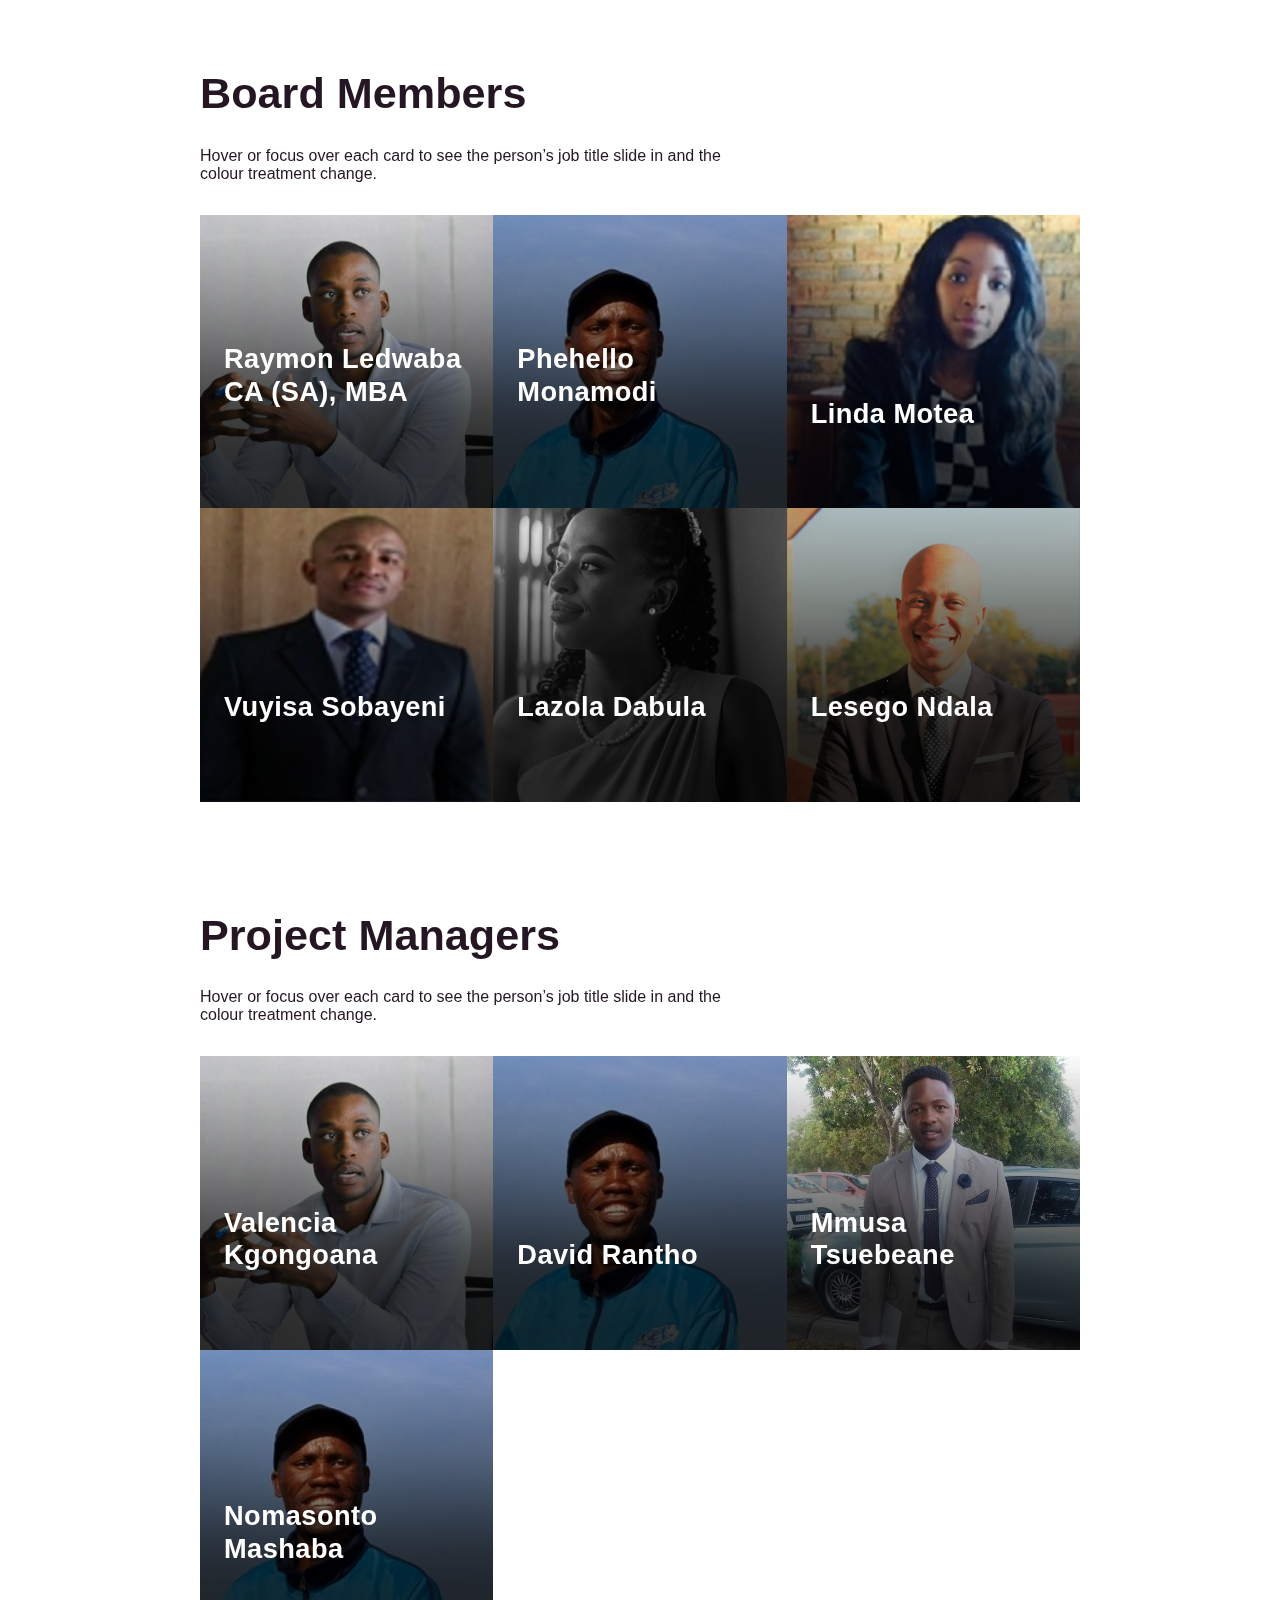
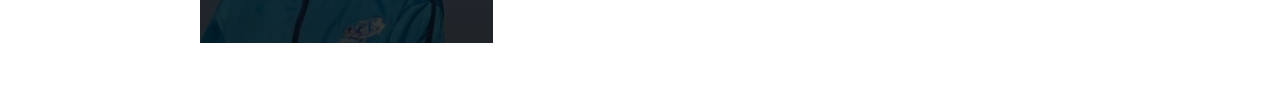
<file: About-us.html>
<!DOCTYPE html>
<html lang="en">
<head>
    <meta charset="UTF-8">
    <meta http-equiv="X-UA-Compatible" content="IE=edge">
    <meta name="viewport" content="width=device-width, initial-scale=1.0">
    <title>About-Us</title>
    <link rel="stylesheet" href="./css/About-us.css">
</head>
<body>
    <article class="flow">
        <h1>Board Members</h1>
        <p>Hover or focus over each card to see the person’s job title slide in and the colour treatment change.</p>
        <div class="team">
          <ul class="auto-grid" role="list">
            <li>
              <a href="#Raymond" target=_blank" class="profile">
                <h2 class="profile__name">Raymon Ledwaba CA (SA), MBA</h2>
                <p>Co Founder and Managing Director</p>
                <img alt="Profile for Raymon Ledwaba" src="./img/about-us/Raymon Ledwaba CA (SA), MBA.jpg" />
              </a>
            </li>
            <li>
              <a href="#Phehello" target=_blank" class="profile">
                <h2 class="profile__name">Phehello Monamodi</h2>
                <p>Co Founder and Director of Sport</p>
                <img alt="Profile shot for Phehello Monamodi" src="./img/about-us/Phehello Monamodi.jpg" />
              </a>
            </li>
            <li>
              <a href="#Linda" target=_blank" class="profile">
                <h2 class="profile__name">Linda Motea</h2>
                <p>Media Liason Officer</p>
                <img alt="Profile shot for Linda Motea" src="./img/about-us/Linda Motea.jpg" />
              </a>
            </li>
            <li>
              <a href="#Vuyisa" target=_blank" class="profile">
                <h2 class="profile__name">Vuyisa Sobayeni</h2>
                <p>Operations Director</p>
                <img alt="Profile shot for Nicholas Castro" src="./img/about-us/Vuyisa Sobayeni.jpg" />
              </a>
            </li>
            <li>
              <a href="#Lazola" target=_blank" class="profile">
                <h2 class="profile__name">Lazola Dabula </h2>
                <p>Head of Marketing</p>
                <img alt="Profile shot for Marc Dixon" src="./img/about-us/Lazola Dabula.png" />
              </a>
            </li>
            <li>
              <a href="#Lesego" target=_blank" class="profile">
                <h2 class="profile__name">Lesego Ndala </h2>
                <p>CSI Expert</p>
                <img alt="Profile shot for Chad" src="./img/about-us/Lesego Ndala.png" />
              </a>
            </li>
          </ul>
        </div>
      </article>

      <article class="flow">
        <h1>Project Managers</h1>
        <p>Hover or focus over each card to see the person’s job title slide in and the colour treatment change.</p>
        <div class="team">
          <ul class="auto-grid" role="list">
            <li>
              <a href="#Raymond" target=_blank" class="profile">
                <h2 class="profile__name">Valencia Kgongoana </h2>
                <p>Gender Based Violence </p>
                <img alt="Profile for Raymon Ledwaba" src="./img/about-us/Raymon Ledwaba CA (SA), MBA.jpg" />
              </a>
            </li>
            <li>
              <a href="#Phehello" target=_blank" class="profile">
                <h2 class="profile__name">David Rantho </h2>
                <p>Education Project Lead </p>
                <img alt="Profile shot for Phehello Monamodi" src="./img/about-us/Phehello Monamodi.jpg" />
              </a>
            </li>
            <li>
              <a href="#Phehello" target=_blank" class="profile">
                <h2 class="profile__name">Mmusa Tsuebeane </h2>
                <p>Sports Hospitality Academy</p>
                <img alt="Profile shot for Phehello Monamodi" src="./img/about-us/Mmusa.png" />
              </a>
            </li>            <li>
              <a href="#Phehello" target=_blank" class="profile">
                <h2 class="profile__name">Nomasonto Mashaba </h2>
                <p>Netball League Chairperson</p>
                <img alt="Profile shot for Phehello Monamodi" src="./img/about-us/Phehello Monamodi.jpg" />
              </a>
            </li>
            </ul>
            </div>
        </article>


</body>
</html>
</file>
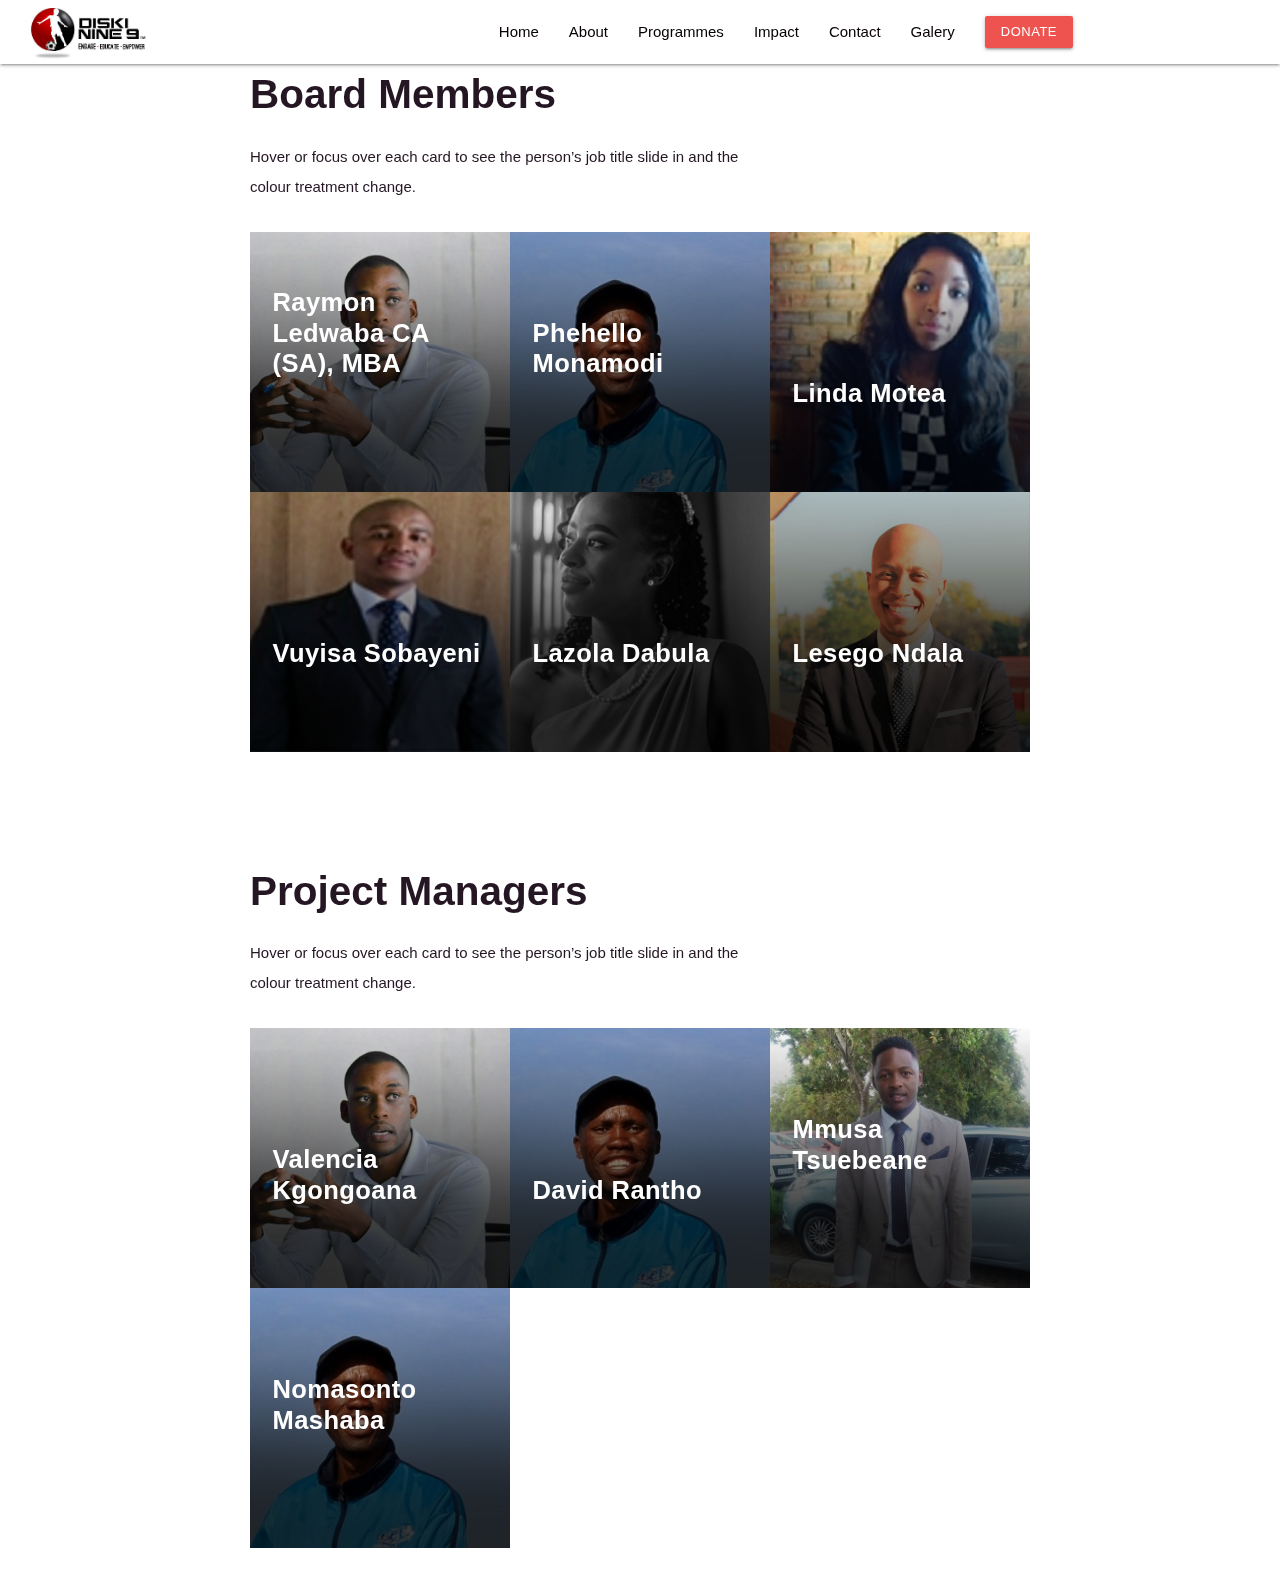
<file: About.html>
<!DOCTYPE html>
<html lang="en">
<head>
    <meta charset="UTF-8">
    <meta http-equiv="X-UA-Compatible" content="IE=edge">
    <meta name="viewport" content="width=device-width, initial-scale=1.0">
    <title>Document</title>
 
    <link href="css/materialize.css" type="text/css" rel="stylesheet" media="screen,projection"/>
    <link rel="stylesheet" href="./nav-template.css">
    <link rel="stylesheet" href="./css/style1.css">
    
    <link rel="stylesheet" href="./css/About-us.css">
   

</head>
<body>
    <div class="header-scroll">
        <nav class="white" role="navigation">
          <div class="nav-wrapper container" id="nav-wrapper">
            <a id="logo-container" href="index.html" class="brand-logo">
              <img width="130px" class=" responsive-img" id="logo-image" src="./img/logo-main.jpg" alt="" srcset="">
            </a>
            <ul class=" hide-on-small-only " id="nav-links">
                <li><a href="index.html">Home</a></li>
              
                <li id="feedback-box"><a href="About.html">About</a>
                  <div class="feedback-box red">
                    <div class="content">
                      <div class="row">
                        <header>About Us</header>
                        <ul class="mega-links">
                          <li><a href="#">Overview </a></li>
                          <li><a href="#">What we do</a></li>
                          <li><a href="#">Vision & Mission</a></li>
                          <li><a href="#">Our Board</a></li>
                        </ul>
                      </div>
                    </div>
                  </div>
                </li>
    
                <li class="" id="Programmes-menu-box">
                  <a href="programmes.html" class="  desktop-item">Programmes</a>
                  <div class="Programmes-menu-box red">
                    <div class="content">
                      <div class="row">
                        <header>Our Programmes</header>
                        <ul class="mega-links">
                          <li><a href="#">Sports</a></li>
                          <li><a href="#">Psychosocial</a></li>
                          <li><a href="#">Educational </a></li>
                          <li><a href="#">Socioeconomic </a></li>
                        </ul>
                      </div>
                    </div>
                  </div>
                </li>
    
                <li class="" id="dropdown-menu-box">
                  <a href="#" class="desktop-item">Impact</a>
                  <div class="dropdown-menu-box red">
                    <div class="content">
                      <div class="row">
                        <header>Our Impact</header>
                        <ul class="mega-links">
                          <li><a href="#">Success Stories</a></li>
                          <li><a href="#">Impact</a></li>
                          <li><a href="#">Ambassadors</a></li>
                        </ul>
                      </div>
                    </div>
                  </div>
                </li>
    
                <li id="Contact-box">
                  <a href="#" class="desktop-item">Contact</a>
                </li>
                <li id="Galery-box"><a href="#" class="desktop-item">Galery</a></li>
                <li><a href=" " id="download-button" class="btn-small  red lighten-1 ">Donate</a></li>
          </ul>
      
          <ul id="nav-mobile" class="sidenav">
              <a href="#">
    
              <img width="40px" class="circle hide-on-large-only responsive-img" id="logo-image-mobile-nav" src="./img/logo2.png" alt="" srcset="">   
              </a>
              <div class="mob-link">
                <li><a href="#">Home</a></li>
                <li><a href="About.html">About</a></li>
                <li><a href="programmes.html">Programmes</a></li>
                <li><a href="#">Impact</a></li>
                <li><a href="#">Contact</a></li>
                <li><a href="#">Galery</a></li>
                <li><a href=" " id="download-button" class="btn-small  red ">Donate</a></li>
                <div class="socials">
                  <i class="fab fa-facebook  fa-2x"></i>
    
                  <i class="fab fa-linkedin fa-2x"></i>
    
                  <i class="fab fa-youtube-square fa-2x"></i>
                </div>
              </div>
          </ul>
            <a href="#" data-target="nav-mobile" class="sidenav-trigger"><i class="material-icons">menu</i></a>
        </div>
    </div>
    

      <article class=" flow ">
        <h1>Board Members</h1>
        <p>Hover or focus over each card to see the person’s job title slide in and the colour treatment change.</p>
        <div class="team">
          <ul class="auto-grid" role="list">
            <li>
              <a href="#Raymond" target=_blank" class="profile">
                <h2 class="profile__name">Raymon Ledwaba CA (SA), MBA</h2>
                <p>Co Founder and Managing Director</p>
                <img alt="Profile for Raymon Ledwaba" src="./img/about-us/Raymon Ledwaba CA (SA), MBA.jpg" />
              </a>
            </li>
            <li>
              <a href="#Phehello" target=_blank" class="profile">
                <h2 class="profile__name">Phehello Monamodi</h2>
                <p>Co Founder and Director of Sport</p>
                <img alt="Profile shot for Phehello Monamodi" src="./img/about-us/Phehello Monamodi.jpg" />
              </a>
            </li>
            <li>
              <a href="#Linda" target=_blank" class="profile">
                <h2 class="profile__name">Linda Motea</h2>
                <p>Media Liason Officer</p>
                <img alt="Profile shot for Linda Motea" src="./img/about-us/Linda Motea.jpg" />
              </a>
            </li>
            <li>
              <a href="#Vuyisa" target=_blank" class="profile">
                <h2 class="profile__name">Vuyisa Sobayeni</h2>
                <p>Operations Director</p>
                <img alt="Profile shot for Nicholas Castro" src="./img/about-us/Vuyisa Sobayeni.jpg" />
              </a>
            </li>
            <li>
              <a href="#Lazola" target=_blank" class="profile">
                <h2 class="profile__name">Lazola Dabula </h2>
                <p>Head of Marketing</p>
                <img alt="Profile shot for Marc Dixon" src="./img/about-us/Lazola Dabula.png" />
              </a>
            </li>
            <li>
              <a href="#Lesego" target=_blank" class="profile">
                <h2 class="profile__name">Lesego Ndala </h2>
                <p>CSI Expert</p>
                <img alt="Profile shot for Chad" src="./img/about-us/Lesego Ndala.png" />
              </a>
            </li>
          </ul>
        </div>
    </article>

      <article class="flow">
        <h1>Project Managers</h1>
        <p>Hover or focus over each card to see the person’s job title slide in and the colour treatment change.</p>
        <div class="team">
          <ul class="auto-grid" role="list">
            <li>
              <a href="#Raymond" target=_blank" class="profile">
                <h2 class="profile__name">Valencia Kgongoana </h2>
                <p>Gender Based Violence </p>
                <img alt="Profile for Raymon Ledwaba" src="./img/about-us/Raymon Ledwaba CA (SA), MBA.jpg" />
              </a>
            </li>
            <li>
              <a href="#Phehello" target=_blank" class="profile">
                <h2 class="profile__name">David Rantho </h2>
                <p>Education Project Lead </p>
                <img alt="Profile shot for Phehello Monamodi" src="./img/about-us/Phehello Monamodi.jpg" />
              </a>
            </li>
            <li>
              <a href="#Phehello" target=_blank" class="profile">
                <h2 class="profile__name">Mmusa Tsuebeane </h2>
                <p>Sports Hospitality Academy</p>
                <img alt="Profile shot for Phehello Monamodi" src="./img/about-us/Mmusa.png" />
              </a>
            </li>            <li>
              <a href="#Phehello" target=_blank" class="profile">
                <h2 class="profile__name">Nomasonto Mashaba </h2>
                <p>Netball League Chairperson</p>
                <img alt="Profile shot for Phehello Monamodi" src="./img/about-us/Phehello Monamodi.jpg" />
              </a>
            </li>
            </ul>
            </div>
        </article>

</body>
</html>
</file>
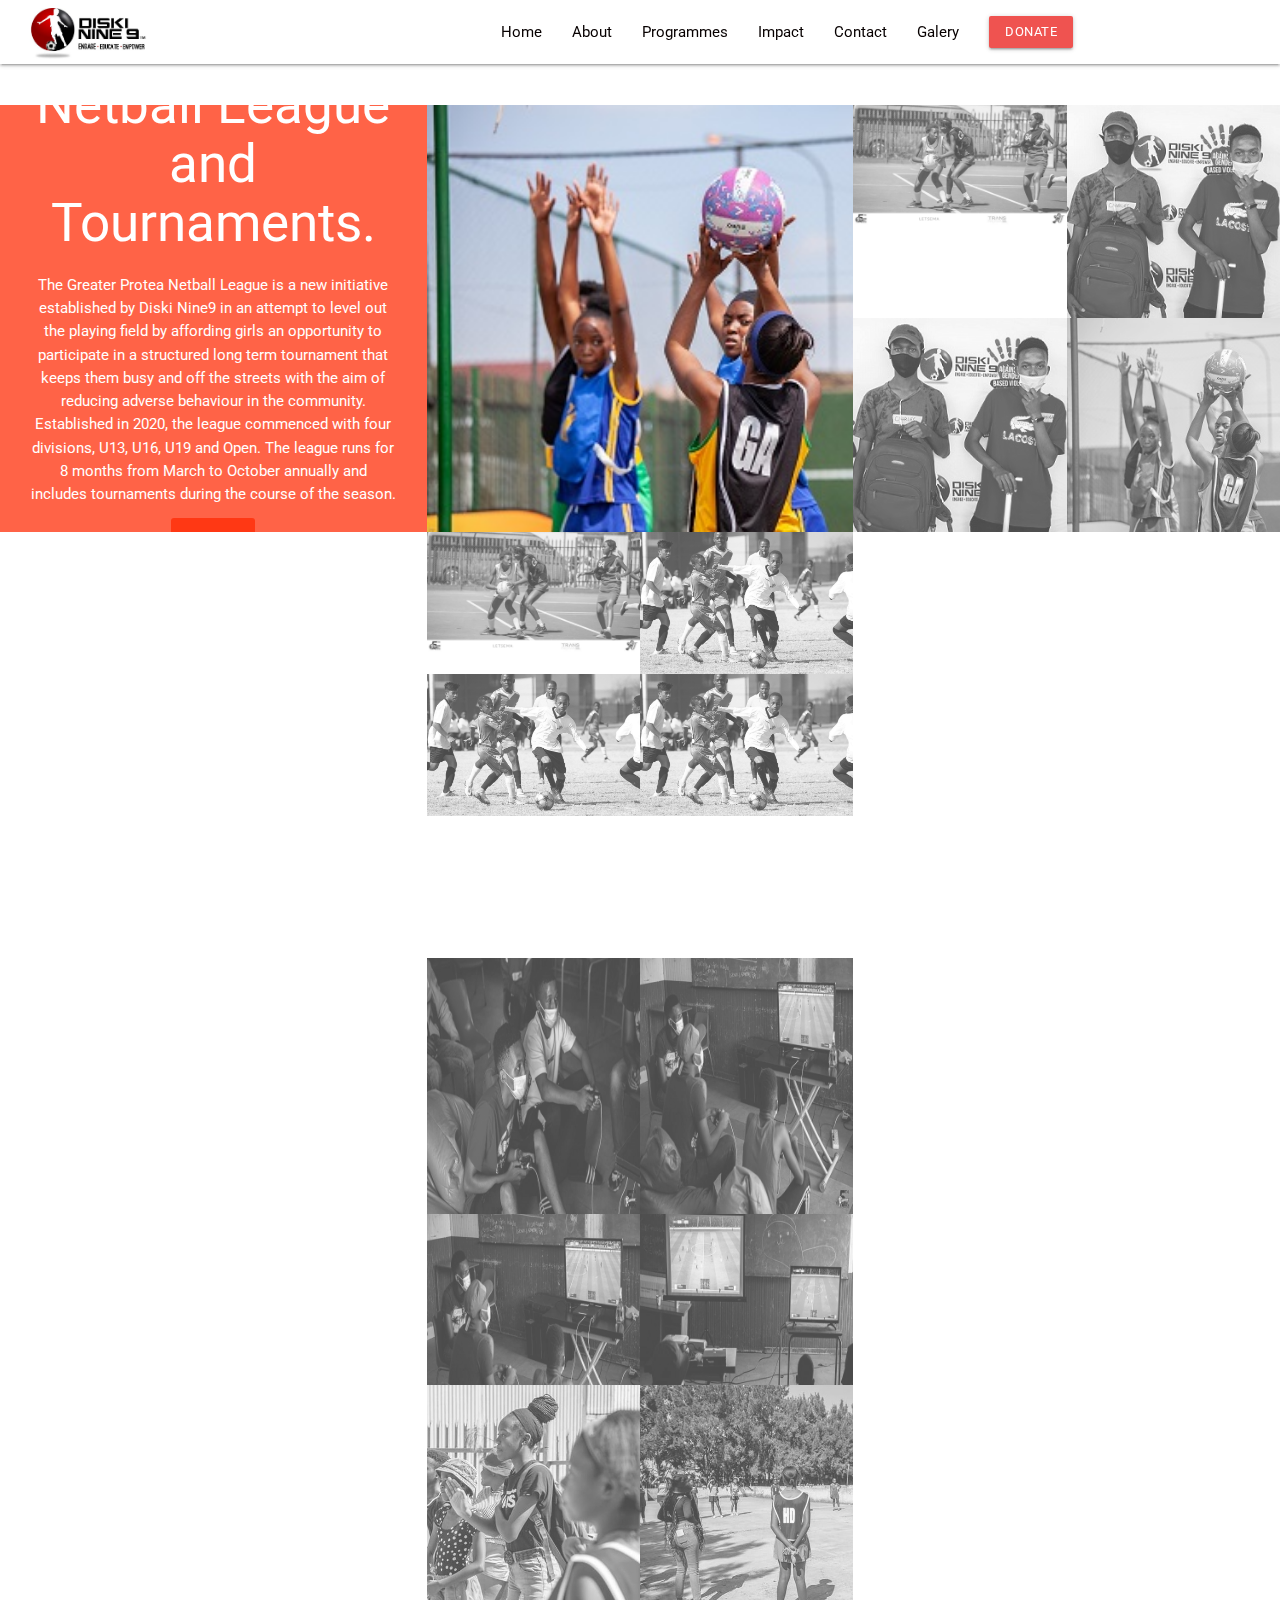
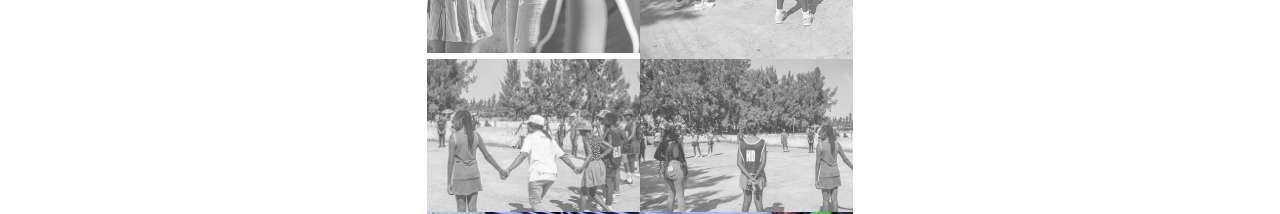
<file: programmes.html>
<!DOCTYPE html>
<html lang="en">
<head>
    <meta charset="UTF-8">
    <meta http-equiv="X-UA-Compatible" content="IE=edge">
    <meta name="viewport" content="width=device-width, initial-scale=1.0">
    <title>Document</title>
    <script src="https://code.jquery.com/jquery-3.6.0.min.js" integrity="sha256-/xUj+3OJU5yExlq6GSYGSHk7tPXikynS7ogEvDej/m4=" crossorigin="anonymous"></script>
    <link rel="stylesheet" href="./programmes.css">
    <link href="css/materialize.css" type="text/css" rel="stylesheet" media="screen,projection"/>
    <link rel="stylesheet" href="./css/style1.css">

</head>
<body>
    <div class="header-scroll">
        <nav class="white" role="navigation">
          <div class="nav-wrapper container" id="nav-wrapper">
            <a id="logo-container" href="index.html" class="brand-logo">
              <img width="130px" class=" responsive-img" id="logo-image" src="./img/logo-main.jpg" alt="" srcset="">
            </a>
            <ul class="right hide-on-med-and-down " id="nav-links">
                <li><a href="index.html">Home</a></li>
    
                <li id="feedback-box"><a href="About.html">About</a>
                  <div class="feedback-box">
                    <div class="content">
                      <div class="row">
                        <header>About Us</header>
                        <ul class="mega-links">
                          <li><a href="#">Overview </a></li>
                          <li><a href="#">What we do</a></li>
                          <li><a href="#">Vision & Mission </a></li>
                          <li><a href="#">Our Board</a></li>
                          <li><a href="#">Project Managers</a></li>
                        </ul>
                      </div>
                    </div>
                  </div>
                </li>
    
                <li id="dropdown-menu-box">
                  <a href="./programmes.html" class="desktop-item">Programmes</a>
                  <div class="dropdown-menu-box">
                    <div class="content">
                      <div class="row">
                        <header>Our Programmes</header>
                        <ul class="mega-links">
                          <li><a href="#">Sports</a></li>
                          <li><a href="#">Psychosocial</a></li>
                          <li><a href="#">Educational </a></li>
                          <li><a href="#">Socioeconomic </a></li>
                        </ul>
                      </div>
                    </div>
                  </div>
                </li>
    
                <li id="dropdown-menu-box">
                  <a href="#" class="desktop-item">Impact</a>
                  <div class="dropdown-menu-box">
                    <div class="content">
                      <div class="row">
                        <header>Our Impact</header>
                        <ul class="mega-links">
                          <li><a href="#">Success Stories</a></li>
                          <li><a href="#">Impact</a></li>
                          <li><a href="#">Ambassadors</a></li>
                        </ul>
                      </div>
                    </div>
                  </div>
                </li>
    
                <li id="mega-box">
                  <a href="#" class="desktop-item">Contact</a>
                </li>
                <li id="mega-box"><a href="#" class="desktop-item">Galery</a></li>
                <li><a href=" " id="download-button" class="btn-small  red lighten-1">Donate</a></li>
            </ul>
      
            <ul id="nav-mobile" class="sidenav">
              <a href="#">
    
              <img width="40px" class="circle hide-on-med-and-up responsive-img" id="logo-image-mobile-nav" src="./img/logo2.png" alt="" srcset="">   
              </a>
              <div class="mob-link">
                <li><a href="#">Home</a></li>
                <li><a href="About.html">About</a></li>
                <li><a href="./programmes.html">Programmes</a></li>
                <li><a href="#">Impact</a></li>
                <li><a href="#">Contact</a></li>
                <li><a href="./galery.html">Galery</a></li>
                <li><a href=" " id="download-button" class="btn-small  red lighten-1">Donate</a></li>
              </div>
            </ul>
            <a href="#" data-target="nav-mobile" class="sidenav-trigger"><i class="material-icons">menu</i></a>
          </div>
      </div> <!-- End of Navigation Scroll -->

      <div class="pro">
         
     <div class="section animate">
      <div class="middle">
          <img src="./img/new Stock/001.jpg" alt="">
         <!-- <img src="https://images.unsplash.com/photo-1460400408855-36abd76648b9?dpr=2&auto=format&crop=entropy&fit=crop&w=250&h=250&q=80" /> -->
      </div>
      <div class="left title">
         <div class="content">
            <h2> Netball League and Tournaments.</h2>
            <p> The Greater Protea Netball League is a new initiative established by Diski Nine9 in an attempt to level out the playing field by affording girls an opportunity to participate in a structured long term tournament that keeps them busy and off the streets with the aim of reducing adverse behaviour in the community. Established in 2020, the league commenced with four divisions, U13, U16, U19 and Open. The league runs for 8 months from March to October annually and includes tournaments during the course of the season.</p>
            <a href="#" class="btn-primary">See more</a>
         </div>
      </div>
      <div class="right tiles">
          <img src="./img/Programmes/Netball-Tournament/1.jpg" alt="">
          <img src="./img/new Stock/01.jpg" alt="">
          <img src="./img/new Stock/01.jpg" alt="">
          <img src="./img/new Stock/001.jpg" alt="">

      </div>
   </div>
   
   <div class="section">
      <div class="middle">
         <img src="./img/IMG_8188_small.jpg" />
      </div>
      <div class="right title">
         <div class="content">
            <h2>Soccer Tournaments.</h2>
            <p>Diski Nine9 has been organising structured soccer tournaments for boys from U13, U15, to U17 from inception and have, over the years, featured some of the players that are currently playing in the Multichoice Diski Challenge, The Glad Africa League and the South African Premier League.</p>
            <a href="#" class="btn-primary">See more</a>
         </div>
      </div>
      
      <div class="left tiles">
       <img src="./img/Programmes/Netball-Tournament/1.jpg" alt="">
       <img src="./img/IMG_8176-desktop.jpg" />
       <img src="./img/IMG_8176-desktop.jpg" />
       <img src="./img/IMG_8176-desktop.jpg" />
         
      </div>
      
   </div>
   
   <div class="section">
      <div class="middle">
       <img src="./img/Programmes/E-sport Tournament/E-Sport (1).jpg" alt="">
      </div>
      <div class="left title">
         <div class="content">
            <h2>	E-Sports Tournament.</h2>
            <p>The disruption caused by the Covid-19 pandemic brought the entire physical sporting codes to a total stand still. This exacerbated the use of video games and use of Information Technology. Diski Nine9 ran a first ever e-sports FIFA soccer tournament for 32 young boys over the course of a day hosted at Tholimfundo Primary School in Soweto. The tournament saw most of the youths excited to challenge each other in a different playing field that tested their knowledge and expertise on video games. Four gamers walked away with bags filled with stationery with the winner of the tournament choosing the bag of his choice.</p>
            <a href="#" class="btn-primary">See more</a>
         </div>
      </div>
      
      <div class="right tiles">
       <img src="./img/Programmes/E-sport Tournament/E-Sport (2).jpg" alt="">
       <img src="./img/Programmes/E-sport Tournament/E-Sport (3).jpg" alt="">
       <img src="./img/Programmes/E-sport Tournament/E-Sport (4).jpg" alt="">
       <img src="./img/Programmes/E-sport Tournament/E-Sport (5).jpg" alt="">
       
      </div>
      
   </div>
   
   <div class="section">
      <div class="middle">
       <img src="./img/Programmes/Winter Holiday Programme/4.jpg" alt="">
      </div>
      <div class="right title">
         <div class="content">
            <h2>	Winter Holiday Programme.</h2>
            <p>The flagship of the organisation and the reason why Diski Nine9 was initially established. The School and Sports Holiday Programme focuses on primary and high school learners between the ages of 10-18 years. These learners receive life-skills education on leadership, problem solving, conflict resolution and team work, while their coaches receive entrepreneurship and coaching skills before participating in a competitive soccer and netball tournament during the 8-10 days of the programme. </p>
            <a href="#" class="btn-primary">See more</a>
         </div>
      </div>
      
      <div class="left tiles">
       <img src="./img/Programmes/Winter Holiday Programme/1.jpg" alt="">
       <img src="./img/Programmes/Winter Holiday Programme/2a.jpg" alt="">
       <img src="./img/Programmes/Winter Holiday Programme/6.jpg" alt="">
       <img src="./img/Programmes/Winter Holiday Programme/5.jpg" alt="">
      </div>
      
   </div>
      </div>
     
<!--      <div class="footer">
        <a href="#top" class="scrollTo"><i class="fa fa-angle-up animated bounce"></i></a>
        <h1>Scroll Up</h1>
     </div> -->
     <script>
         $(document).ready(function(){

var $sm = 480;
var $md = 768;

function resizeThis() {
   $imgH = $('.middle img').width();
   if ($(window).width() >= $sm) {
      $('.left,.right,.section').css('height', $imgH);
   } else {
      $('.left,.right,.section').css('height', 'auto');
   }
}

resizeThis();

$(window).resize(function(){
   resizeThis();
});

$(window).scroll(function() {
   $('.section').each(function(){
      var $elementPos = $(this).offset().top;
      var $scrollPos = $(window).scrollTop();

      var $sectionH = $(this).height();
      var $h = $(window).height();
      var $sectionVert = (($h/2)-($sectionH/4));


      if (($elementPos - $sectionVert) <= $scrollPos && ($elementPos - $sectionVert) + $sectionH > $scrollPos) {
         $(this).addClass('animate');
      } else {
         $(this).removeClass('animate');
      }
   });
});

$('.btn-primary').click(function(){
   alert('I lied');
});
});

$(function() {
$('a[href*="#"]:not([href="#"])').click(function() {
 if (location.pathname.replace(/^\//,'') == this.pathname.replace(/^\//,'') && location.hostname == this.hostname) {
   var target = $(this.hash);
   target = target.length ? target : $('[name=' + this.hash.slice(1) +']');
   if (target.length) {
     $('html, body').animate({
       scrollTop: target.offset().top
     }, 1000);
     return false;
   }
 }
});
});
     </script>
</body>
</html>
</file>
<file: css/About-us.css>
/* Globals */
article {
    font-family: "Inter", sans-serif;
    max-width: 55rem;
    padding: 2rem 1.5rem;
    margin: 0 auto;
    color: #241623;

  }
  
  h1 {
    font-weight: 900;
    font-size: 2.7rem;
    max-width: 20ch;
  }
  
  p {
    max-width: 60ch;
  }
  
  a {
    color: currentcolor;
  }

  li  {
    list-style-type: none;
  }
  
  /* Utilities */
  .auto-grid {
    display: grid;
    grid-template-columns: repeat(
      auto-fill,
      minmax(var(--auto-grid-min-size, 14rem), 1fr)
    );
    grid-gap: var(--auto-grid-gap, 0);
    padding: 0;
  }
  
  .flow > * + * {
    margin-top: var(--flow-space, 1em);
  }
  
  /* Composition */
  .team {
    --flow-space: 2em;
  }
  
  /* Blocks */
  .profile {
    display: flex;
    flex-direction: column;
    justify-content: flex-end;
    aspect-ratio: 1/1;
    position: relative;
    padding: 1.5rem;
    color: #ffffff;
    backface-visibility: hidden;
    text-decoration: none;
    overflow: hidden;
  }
  
  .profile::before,
  .profile::after {
    content: "";
    width: 100%;
    height: 100%;
    position: absolute;
    /*inset: 0;*/
    top: 0;
    left: 0;
  }
  
  .profile::before {
    background: linear-gradient(
      to top,
      hsl(0 10% 0% / 0.79) 0%,
      hsl(0 10% 0% / 0.787) 7.8%,
      hsl(0 10% 0% / 0.779) 14.4%,
      hsl(0 10% 0% / 0.765) 20.2%,
      hsl(0 10% 0% / 0.744) 25.3%,
      hsl(0 10% 0% / 0.717) 29.9%,
      hsl(0 10% 0% / 0.683) 34.3%,
      hsl(0 10% 0% / 0.641) 38.7%,
      hsl(0 10% 0% / 0.592) 43.3%,
      hsl(0 10% 0% / 0.534) 48.4%,
      hsl(0 10% 0% / 0.468) 54.1%,
      hsl(0 10% 0% / 0.393) 60.6%,
      hsl(0 10% 0% / 0.31) 68.3%,
      hsl(0 10% 0% / 0.216) 77.3%,
      hsl(0 0% 0% / 0.113) 87.7%,
      hsl(0 0% 0% / 0) 100%
    );
    transition: 300ms opacity linear;
  }
  
  .profile::after {
    background: linear-gradient(
      45deg,
      hsl(5 97% 63% / 0.7) 0,
      hsl(5 97% 63% / 0) 100%
    );
    opacity: 0;
    transition: 300ms opacity linear;
  }
  
  .profile > * {
    z-index: 1;
  }
  
  .profile img {
    width: 100%;
    height: 100%;
    position: absolute;
    top: 0;
    left: 0;
    margin: 0;
    z-index: -1;
    object-fit: cover;
    filter: grayscale(0);
    transition: filter 200ms ease, transform 250ms linear;
  }
  
  .profile h2,
  .profile p {
    transform: translateY(2ex);
  }
  
  .profile h2 {
    font-size: 1.7rem;
    line-height: 1.2;
    font-weight: 900;
    letter-spacing: 0.03ch;
    transition: 300ms transform ease;
  }
  
  .profile p {
    font-size: 1.2rem;
    font-weight: 500;
  }
  
  .profile p {
    opacity: 0;
    transition: 300ms opacity linear, 300ms transform ease-in-out;
  }
  
  .profile:focus {
    outline: 0.5rem solid white;
    outline-offset: -0.5rem;
  }
  
  .profile:hover :is(h2, p),
  .profile:focus :is(h2, p) {
    transform: none;
  }
  
  .profile:hover::after,
  .profile:focus::after,
  .profile:hover::before,
  .profile:focus::before {
    opacity: 0.7;
  }
  
  .profile:hover p,
  .profile:focus p {
    opacity: 1;
    transition-delay: 200ms;
  }
  
  .profile:hover img,
  .profile:focus img {
    filter: grayscale(0);
    transform: scale(1.05) rotate(1deg);
  }
</file>
<file: nav-template.css>
nav ul a,
 nav .brand-logo {
   color: rgb(7, 0, 0);
 }


a {
  color: rgb(7, 0, 0);
}
 
 #logo-image {
  position: fixed;
  top: 8px;
  left: 20px;
}
#logo-image-mobile-nav {
  position: absolute;
  top: 2px;
  left: 35%;
  margin: 20px;
}

.mob-link {
  position: absolute;
  top: 100px;
  left: 0;
  line-height: 80px;
}

/* header */
 .header-scroll{
   position: fixed;
   top: 0px;
   width: 100vw;
   height: 50px;

/*    background-color: rgba(7, 2, 2, 0.719); */
   z-index: 1;  
 }

 .sidenav-trigger {
    color: #26a69a;
  }

 /* Nav Scroll  */
 .mega-box {
    position: absolute;
 /*    right: -7vw; */
    background: #242526;
    width: 40vw;
    line-height: 5px;
    top: 50px;
    opacity: 0;
    visibility: hidden;
    box-shadow: 0 6px 10px rgba(0,0,0,0.15);
    border: 4px solid white;
    border-radius: 10px;
  }
 
  .feedback-box {
   position: absolute;
 /*   right: 15vw; */
 /*   background: #f5f5f6; */
   width: 15vw;
   line-height: 5px;
   top: 50px;
   opacity: 0;
   visibility: hidden;
   box-shadow: 0 6px 10px rgba(0,0,0,0.15);
   border: 4px solid white;
   border-radius: 10px;
 }
 
  .dropdown-menu-box {
   position: absolute;
 /*   right: -12vw; */
 /*   background: #242526; */
   width: 15vw;
   line-height: 15px;
   top: 50px;
   opacity: 0;
   visibility: hidden;
   box-shadow: 0 6px 10px rgba(0,0,0,0.15);
   border: 4px solid white;
   border-radius: 10px;
   
 }
 
  #mega-box:hover .mega-box ,  #feedback-box:hover .feedback-box ,
  #dropdown-menu-box:hover .dropdown-menu-box {
    transition: all 0.3s ease-in;
    top: 60px;
    opacity: 1;
    visibility: visible;
    z-index: 1;
  }
 
  .mega-box .content , .feedback-box .content , 
  .dropdown-menu-box .content { 
    background: #f6130b;
    padding: 25px 20px;
    display: flex;
    width: 100%;
    justify-content: space-between;
    box-shadow: 0 6px 10px rgba(0,0,0,0.15);
 
 
  }
  .mega-box .content .row, .feedback-box .content .row,
   .dropdown-menu-box .content .row {
    width: 250px;
    line-height: 40px;
  }
  
  .content .row header{
    color: #ffffff;
    font-size: 20px;
    font-weight: 500;
  }
  .content .row .mega-links{
    margin-left: -40px;
    border-left: 1px solid rgba(255,255,255,0.09);
  }
  .row .mega-links li{
    padding: 0 20px;
  }
  .row .mega-links li a{
    padding: 0px;
    padding: 0 20px;
    color: #ffffff;
    font-size: 12px;
    display: block;
  }
  .row .mega-links li a:hover{
    color: #f2f2f2;
  }
  
 #nav-links {
 float: right;
 }

 @media only screen and (max-width : 600px) {
    #logo-image {
      position: relative;
   
    }
   }
</file>
<file: css/style1.css>
/* head CSS - from markup */
/*     body {
      background-color: rgb(155, 35, 35);
    }
 */

 #primary-slider  {
  height: 70vh !important;;
}
.text-darken-4 {
font-size: 100px;
line-height: 100px;
font-family: 'anton';
}


.paralladx {
position: absolute;
width: 100vw;
height: 100vh;
}

.hero-text {
position: absolute;
height: 10vh;
z-index: 3;
top: 20vh;
left: 0;
text-align: center;
width: 100vw;
color: white;
}
#hero {

top: 10vh;
}


.catchy {


width: 100vw;
height: 66vh;
}




/* Custom Stylesheet */
/**
 * Use this file to override Materialize files so you can update
 * the core Materialize files in the future
 *
 * Made By MaterializeCSS.com
 */

 /* header */
 nav ul a,
 nav .brand-logo {
   color: rgb(7, 0, 0);
 }


a {
  color: rgb(7, 0, 0);
}
 
 #logo-image {
  position: fixed;
  top: 8px;
  left: 20px;
}
#logo-image-mobile-nav {
  position: absolute;
  top: 2px;
  left: 35%;
  margin: 20px;
}

.mob-link {
  position: absolute;
  top: 100px;
  left: 0;
  line-height: 80px;

}
.mob-link li:last-of-type {
 margin-top: 25px;
}



/* header */
 .header-scroll{
   position: fixed;
   top: 0px;
   width: 100vw;
   height: 50px;

/*    background-color: rgba(7, 2, 2, 0.719); */
   z-index: 1;  
 }
 

 p {
   line-height: 2rem;
 }
 .sidenav {
   background-color: rgb(219, 81, 81);
 }
 
 .sidenav-trigger {
   color: #26a69a;
 }

 .parallax-container {
  /*  min-height: 380px; */
   min-height: 90vh;
   line-height: 0;
   height: auto;
   color: rgba(255,255,255,.9);
 }
   .parallax-container .section {
     width: 100%;
   }
 

 .icon-block {
   padding: 0 15px;
 }
 .icon-block .material-icons {
   font-size: inherit;
 }
 
 footer.page-footer {
   margin: 0;
   padding: 20px;
 }
 .grey-text {
   width: 80%;
 }

 
 .footer-list {
   padding: 0 20px 0 0;
 }
 .footer-list li {
   line-height: 40px;
   color: #a6acb1;
 }
 .mobile-footer-list li {
   line-height: 25px;
   color: #a6acb1;
  }

  .footer-copyright a {
    color: white;
    right: 0;
    padding: 0;
    margin: 0;
  }

 .socials i {
   margin: 10px;
 }
 
 /* *************** Nav Scroll ********************** */
 .Programmes-menu-box {
   position: absolute;
/*    right: -7vw; */
   background: #242526;
   width: 15vw;
   line-height: 5px;
  left: 47%;
   opacity: 0;
   visibility: hidden;
   box-shadow: 0 6px 10px rgba(0,0,0,0.15);
   border: 1px solid white;
/*    border-radius: 15px; */
 }

 .feedback-box {
  position: absolute;
/*   right: 15vw; */
/*   background: #f5f5f6; */
  width: 15vw;
  line-height: 5px;
  left: 38%;
  opacity: 0;
  visibility: hidden;
  box-shadow: 0 6px 10px rgba(0,0,0,0.15);
  border: 1px solid white;
/*   border-radius: 15px; */
}

 .dropdown-menu-box {
  position: absolute;
/*   right: -12vw; */
/*   background: #242526; */
  width: 15vw;
  line-height: 15px;
  left: 57%;
  opacity: 0;
  visibility: hidden;
  box-shadow: 0 6px 10px rgba(0,0,0,0.15);
  border: 1px solid white;
  /* border-radius: 10px; */
  
}

 #Programmes-menu-box:hover .Programmes-menu-box ,  #feedback-box:hover .feedback-box ,
 #dropdown-menu-box:hover .dropdown-menu-box {
   transition: all 0.3s ease-in;
   top: 60px;
   opacity: 1;
   visibility: visible;
   z-index: 1;

 }

 .Programmes-menu-box .content , .feedback-box .content , 
 .dropdown-menu-box .content { 
 /*   background: #f6130b; */
   padding: 25px 20px;
   display: flex;
   width: 100%;
   justify-content: space-between;
   box-shadow: 0 6px 10px rgba(0,0,0,0.15);
  left: 100px;

 }
 .Programmes-menu-box .content .row, .feedback-box .content .row,
  .dropdown-menu-box .content .row {
   width: 250px;
   line-height: 40px;
 }
 
 .content .row header{
   color: #f2f2f2;
   font-size: 20px;
   font-weight: 500;
 }
 .content .row .mega-links{
   margin-left: -40px;
   border-left: 1px solid rgba(255,255,255,0.09);
 }
 .row .mega-links li{
   padding: 0 20px;
 }
 .row .mega-links li a{
   padding: 0px;
   padding: 0 20px;
   color: #d9d9d9;
   font-size: 12px;
   display: block;
 }
 .row .mega-links li a:hover{
   color: #ffffff;
   border: 0px solid rgba(0,0,0,0.15);
 /*   border-radius: 5px; */
   font-size: 15px;
   transition: 0.3s;
 }

 /* Buttons */
 
 #action-button {
   top:5vh;
 }


 .mobile-hero {
/*    background-image: url(../img/IMG_9300.jpg); */
   height: 90vh;
   top: 10vh;
   margin-top: 10vh;
   padding-top: 10vh;
   font-size: 15px !important;
 }

 .modal-content {
   color: black;
 }





 @media only screen and (max-width : 500px) {
  .parallax-container .section {
    position: absolute;
    top: 40%;
  }
  #index-banner .section {
    top: 25%;
  }
  #action-button {
    top:55vh;
    display:none;
  }
}

 @media only screen and (max-width : 992px) {
 #logo-image {
   position: relative;
  height:8vh;
  right: 40vh;
 }




}  


/* World of champions section */
#worldOfChamps {
  display: block;
  background-color: #242526 !important;
}

/* Hero text break */
</file>
<file: programmes.css>
@import url(https://fonts.googleapis.com/css?family=Roboto:300,900);
body {
  font-family: 'Roboto', sans-serif; }



.section {
  width: 100%;
  position: relative; }
  .section .left, .section .middle, .section .right {
    width: 100%;
    display: block;
    color: #fff;
    box-sizing: border-box;
    left: 0;
    padding: 30px;
    text-align: center;
    overflow: hidden;
    -moz-transition: 0.3s ease-in-out all;
    -o-transition: 0.3s ease-in-out all;
    -webkit-transition: 0.3s ease-in-out all;
    transition: 0.3s ease-in-out all; }
    @media (min-width: 480px) {
      .section .left .content, .section .middle .content, .section .right .content {
        position: relative;
        top: 50%;
        -webkit-transform: translateY(-50%);
        -ms-transform: translateY(-50%);
        transform: translateY(-50%); } }
    @media (min-width: 480px) {
      .section .left, .section .middle, .section .right {
        width: 50%;
        font-size: 0.9em;
        padding: 10px;
        left: 0;
        float: left;
        position: absolute; } }
    @media (min-width: 768px) {
      .section .left, .section .middle, .section .right {
        width: 33.33333%;
        left: 33.33%;
        padding: 10px; } }
    @media (min-width: 992px) {
      .section .left, .section .middle, .section .right {
        padding: 30px;
        font-size: 1em; } }
  .section.animate .left {
    left: 0; }
    @media (min-width: 480px) {
      .section.animate .left {
        left: 50%; } }
    @media (min-width: 768px) {
      .section.animate .left {
        left: 0; } }
  .section.animate .right {
    left: 0; }
    @media (min-width: 480px) {
      .section.animate .right {
        left: 50%; } }
    @media (min-width: 768px) {
      .section.animate .right {
        left: 66.66%; } }
  .section .title {
    background: tomato; }
    .section .title h2 {
      margin-top: 0; }
    .section .title p {
      line-height: 1.55em;
      margin-bottom: 0.75em; }
    .section .title .btn-primary {
      color: #fff;
      background: #ff3814;
      padding: 10px;
      text-decoration: none;
      border-radius: 3px;
      display: inline-block;
      -moz-transition: 0.3s ease-in-out all;
      -o-transition: 0.3s ease-in-out all;
      -webkit-transition: 0.3s ease-in-out all;
      transition: 0.3s ease-in-out all; }
      .section .title .btn-primary:hover {
        background: #fa2600; }
  .section .tiles {
    padding: 0;
    background: #fff;
    clear: both;
    display: none;
    float: none; }
    .section .tiles img {
      width: 50%;
      float: left;
      height: auto;
      opacity: 0.7;
      -moz-transition: 0.3s ease-in-out all;
      -o-transition: 0.3s ease-in-out all;
      -webkit-transition: 0.3s ease-in-out all;
      transition: 0.3s ease-in-out all;
      -webkit-filter: grayscale(100%);
      -moz-filter: grayscale(100%);
      -o-filter: grayscale(100%); }
      .section .tiles img:hover {
        opacity: 1;
        -webkit-filter: grayscale(0%);
        -moz-filter: grayscale(0%);
        -o-filter: grayscale(0%); }
    @media (min-width: 768px) {
      .section .tiles {
        display: block; } }
  .section .middle {
    background: slategray;
    z-index: -5;
    padding: 0; }
    .section .middle img {
      width: 100%;
      height: auto;
      display: block; }

@-webkit-keyframes bounce {
  0%, 20%, 50%, 80%, 100% {
    -webkit-transform: translateY(0); }
  40% {
    -webkit-transform: translateY(-20px); }
  60% {
    -webkit-transform: translateY(-10px); } }

@keyframes bounce {
  0%, 20%, 50%, 80%, 100% {
    transform: translateY(0); }
  40% {
    transform: translateY(-20px); }
  60% {
    transform: translateY(-10px); } }

    .pro {
      margin-top:10vh ;
      z-index: -5;
    }
</file>
